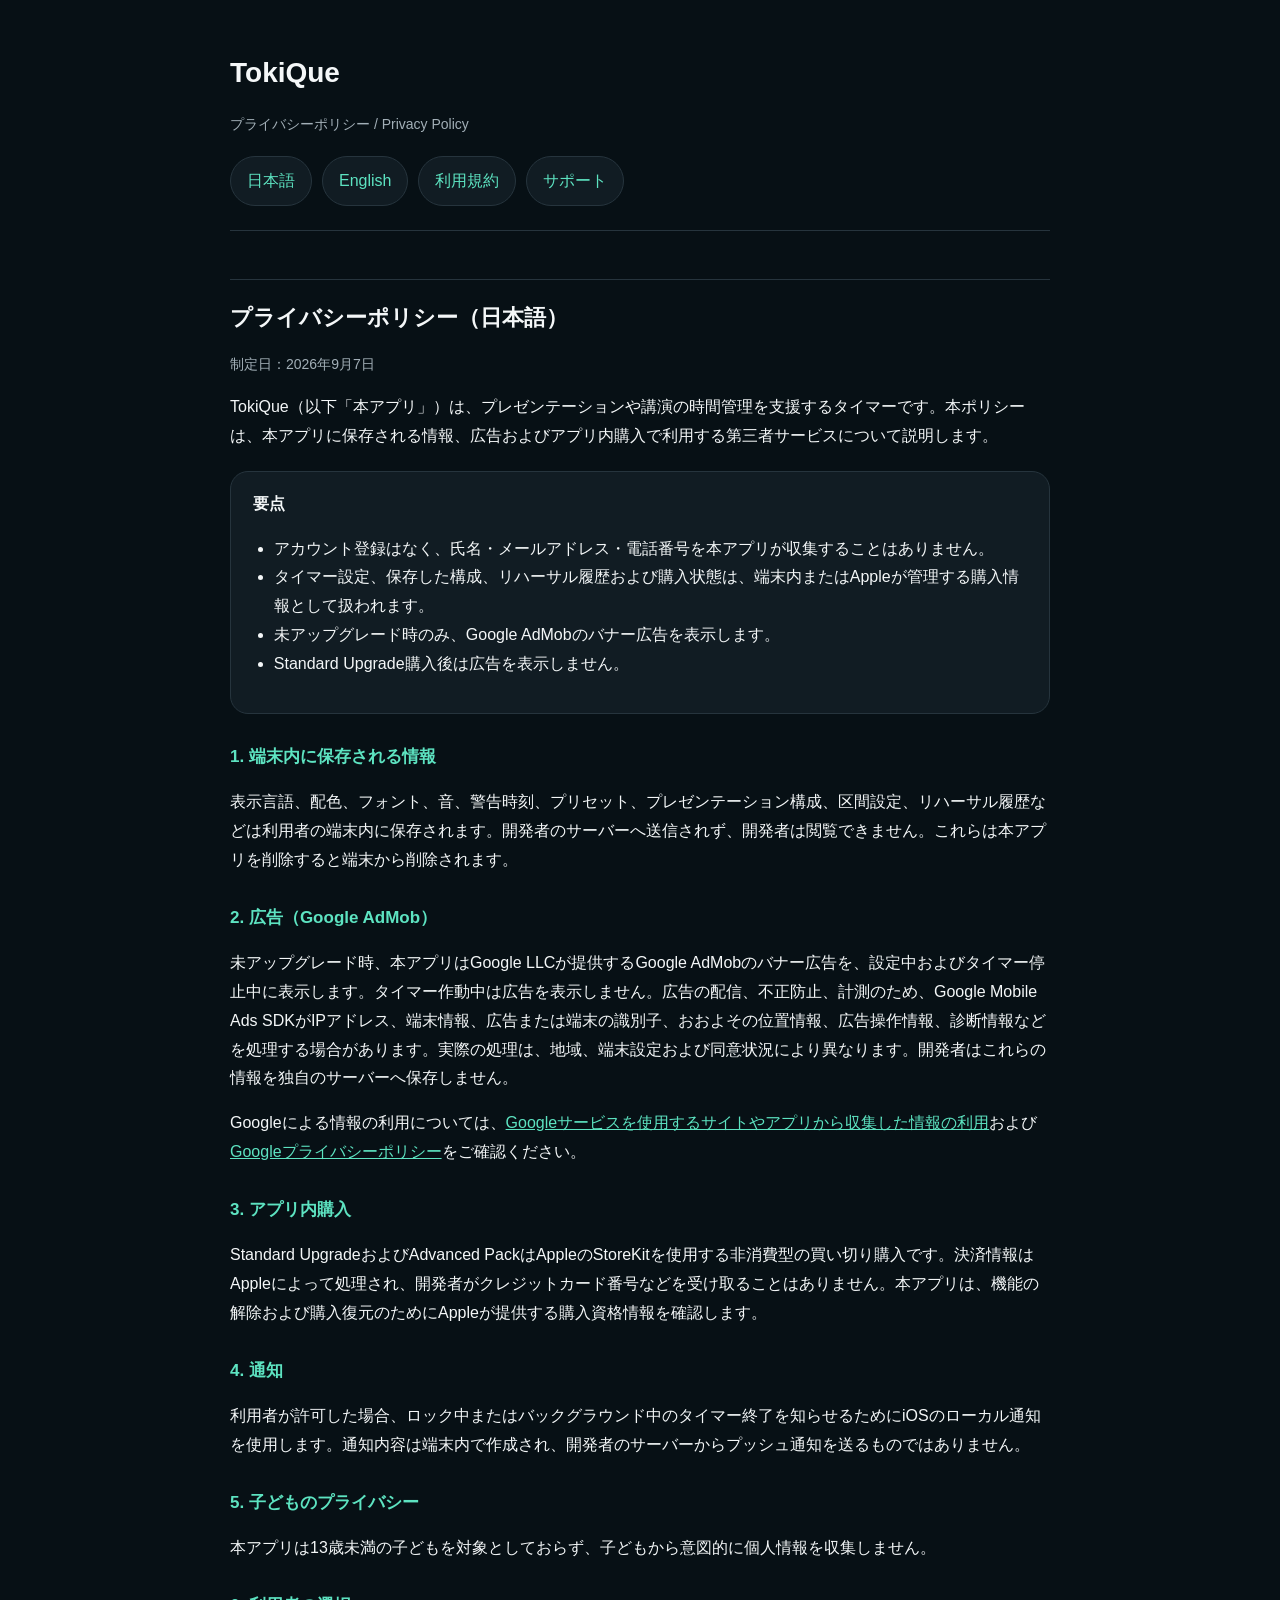
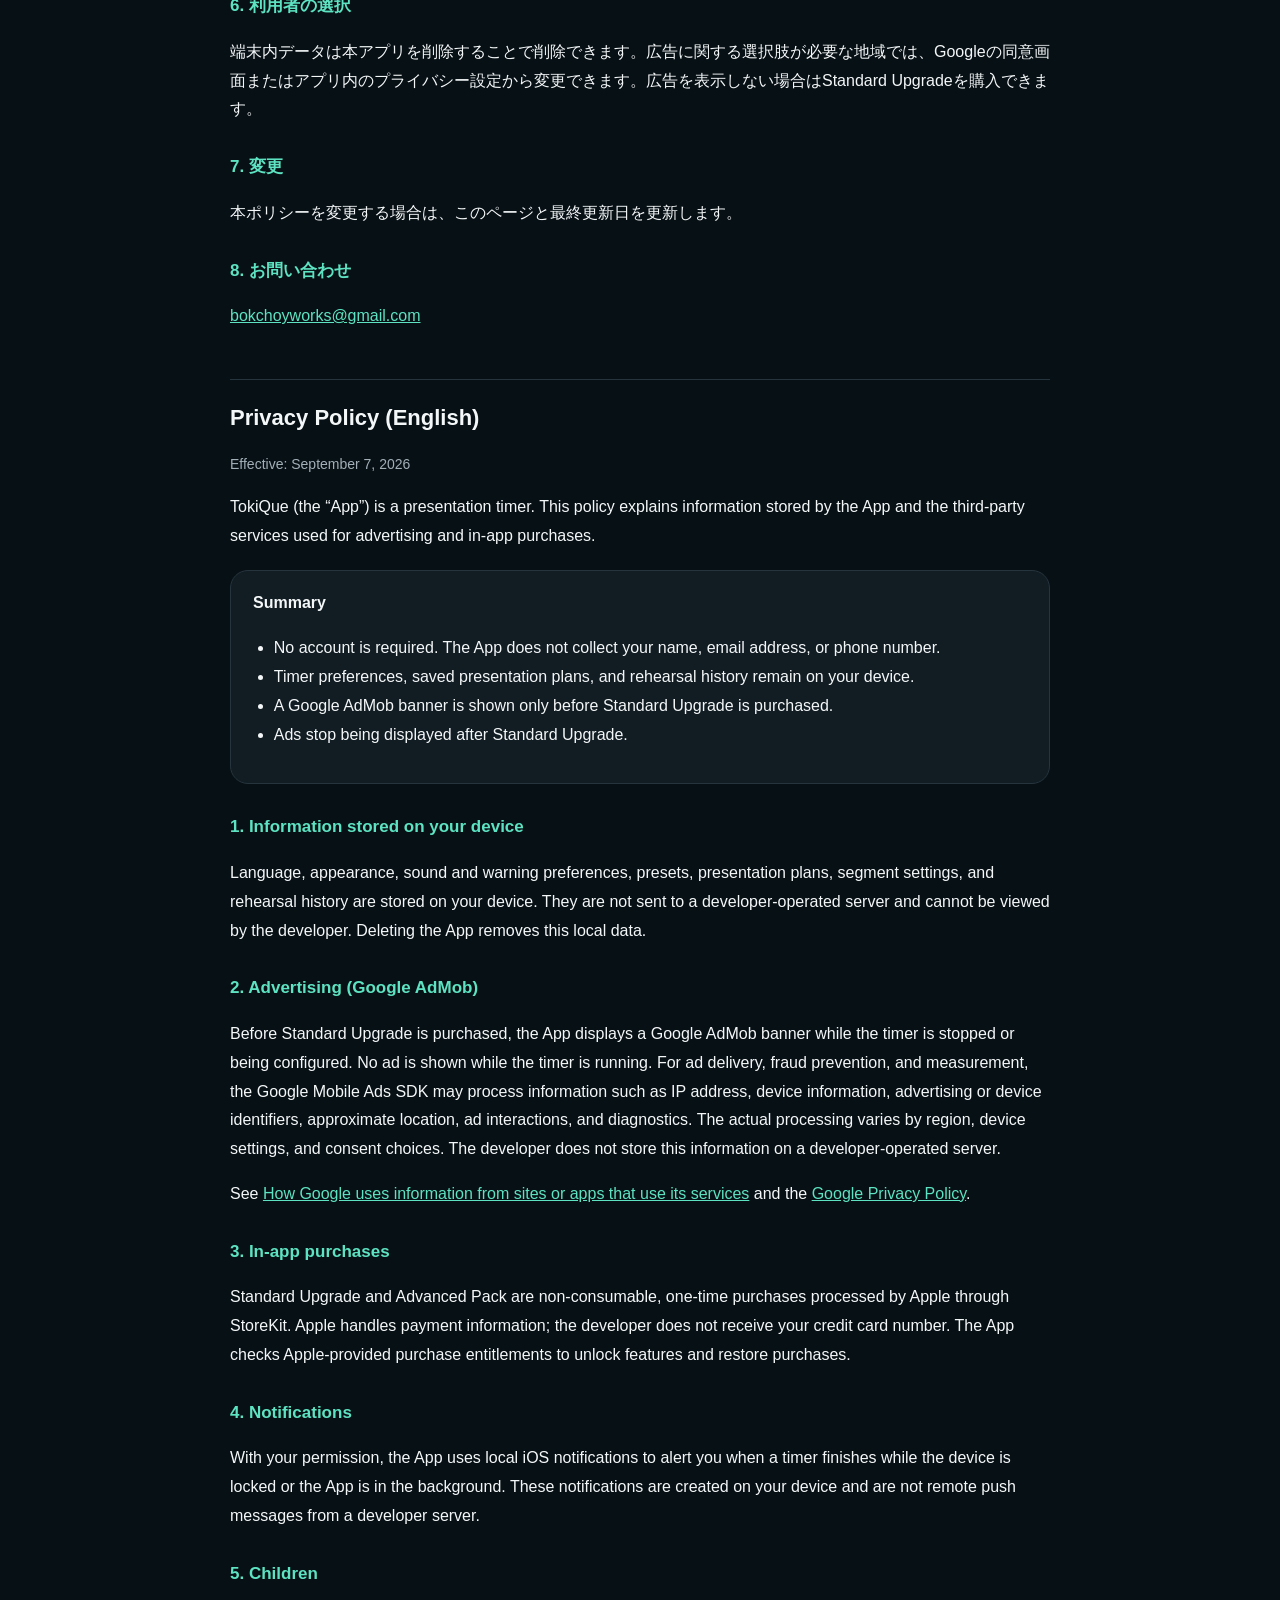
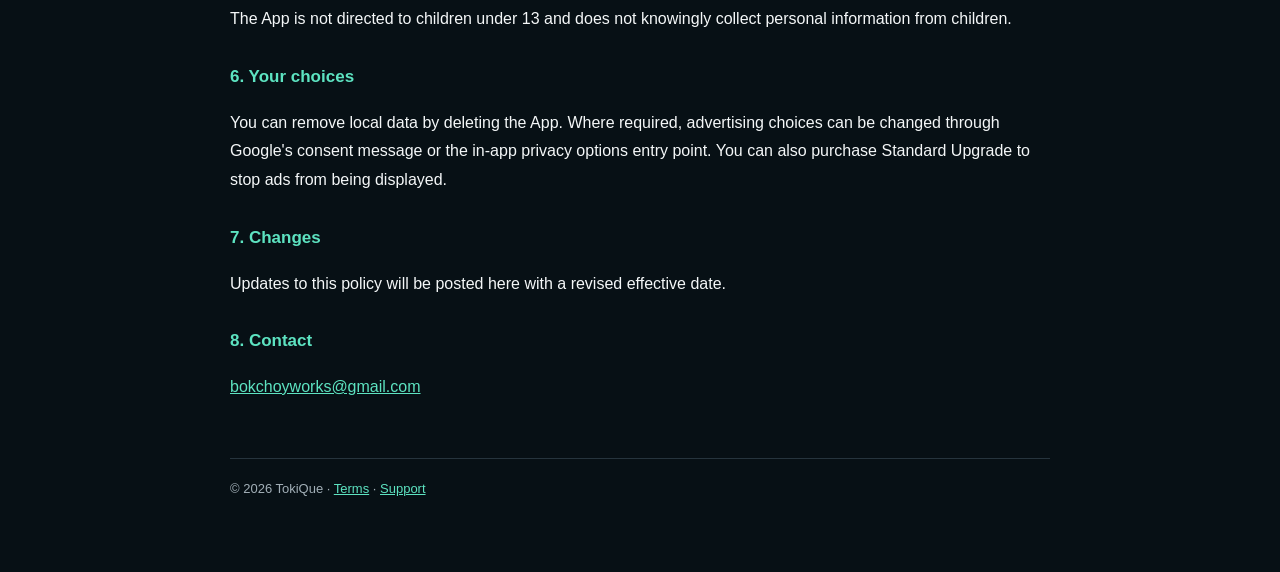
<file: index.html>
<!doctype html>
<html lang="ja"><head><meta charset="utf-8"><meta name="viewport" content="width=device-width,initial-scale=1"><title>TokiQue Privacy Policy</title><link rel="stylesheet" href="style.css"></head>
<body><main class="wrap">
<header><h1>TokiQue</h1><p class="muted">プライバシーポリシー / Privacy Policy</p><div class="links"><a class="button" href="#ja">日本語</a><a class="button" href="#en">English</a><a class="button" href="terms.html">利用規約</a><a class="button" href="support.html">サポート</a></div></header>

<section id="ja"><h2>プライバシーポリシー（日本語）</h2><p class="date">制定日：2026年9月7日</p>
<p>TokiQue（以下「本アプリ」）は、プレゼンテーションや講演の時間管理を支援するタイマーです。本ポリシーは、本アプリに保存される情報、広告およびアプリ内購入で利用する第三者サービスについて説明します。</p>
<div class="card"><strong>要点</strong><ul><li>アカウント登録はなく、氏名・メールアドレス・電話番号を本アプリが収集することはありません。</li><li>タイマー設定、保存した構成、リハーサル履歴および購入状態は、端末内またはAppleが管理する購入情報として扱われます。</li><li>未アップグレード時のみ、Google AdMobのバナー広告を表示します。</li><li>Standard Upgrade購入後は広告を表示しません。</li></ul></div>
<h3>1. 端末内に保存される情報</h3><p>表示言語、配色、フォント、音、警告時刻、プリセット、プレゼンテーション構成、区間設定、リハーサル履歴などは利用者の端末内に保存されます。開発者のサーバーへ送信されず、開発者は閲覧できません。これらは本アプリを削除すると端末から削除されます。</p>
<h3>2. 広告（Google AdMob）</h3><p>未アップグレード時、本アプリはGoogle LLCが提供するGoogle AdMobのバナー広告を、設定中およびタイマー停止中に表示します。タイマー作動中は広告を表示しません。広告の配信、不正防止、計測のため、Google Mobile Ads SDKがIPアドレス、端末情報、広告または端末の識別子、おおよその位置情報、広告操作情報、診断情報などを処理する場合があります。実際の処理は、地域、端末設定および同意状況により異なります。開発者はこれらの情報を独自のサーバーへ保存しません。</p><p>Googleによる情報の利用については、<a href="https://policies.google.com/technologies/partner-sites">Googleサービスを使用するサイトやアプリから収集した情報の利用</a>および<a href="https://policies.google.com/privacy">Googleプライバシーポリシー</a>をご確認ください。</p>
<h3>3. アプリ内購入</h3><p>Standard UpgradeおよびAdvanced PackはAppleのStoreKitを使用する非消費型の買い切り購入です。決済情報はAppleによって処理され、開発者がクレジットカード番号などを受け取ることはありません。本アプリは、機能の解除および購入復元のためにAppleが提供する購入資格情報を確認します。</p>
<h3>4. 通知</h3><p>利用者が許可した場合、ロック中またはバックグラウンド中のタイマー終了を知らせるためにiOSのローカル通知を使用します。通知内容は端末内で作成され、開発者のサーバーからプッシュ通知を送るものではありません。</p>
<h3>5. 子どものプライバシー</h3><p>本アプリは13歳未満の子どもを対象としておらず、子どもから意図的に個人情報を収集しません。</p>
<h3>6. 利用者の選択</h3><p>端末内データは本アプリを削除することで削除できます。広告に関する選択肢が必要な地域では、Googleの同意画面またはアプリ内のプライバシー設定から変更できます。広告を表示しない場合はStandard Upgradeを購入できます。</p>
<h3>7. 変更</h3><p>本ポリシーを変更する場合は、このページと最終更新日を更新します。</p>
<h3>8. お問い合わせ</h3><p><a href="mailto:bokchoyworks@gmail.com">bokchoyworks@gmail.com</a></p></section>

<section id="en"><h2>Privacy Policy (English)</h2><p class="date">Effective: September 7, 2026</p>
<p>TokiQue (the “App”) is a presentation timer. This policy explains information stored by the App and the third-party services used for advertising and in-app purchases.</p>
<div class="card"><strong>Summary</strong><ul><li>No account is required. The App does not collect your name, email address, or phone number.</li><li>Timer preferences, saved presentation plans, and rehearsal history remain on your device.</li><li>A Google AdMob banner is shown only before Standard Upgrade is purchased.</li><li>Ads stop being displayed after Standard Upgrade.</li></ul></div>
<h3>1. Information stored on your device</h3><p>Language, appearance, sound and warning preferences, presets, presentation plans, segment settings, and rehearsal history are stored on your device. They are not sent to a developer-operated server and cannot be viewed by the developer. Deleting the App removes this local data.</p>
<h3>2. Advertising (Google AdMob)</h3><p>Before Standard Upgrade is purchased, the App displays a Google AdMob banner while the timer is stopped or being configured. No ad is shown while the timer is running. For ad delivery, fraud prevention, and measurement, the Google Mobile Ads SDK may process information such as IP address, device information, advertising or device identifiers, approximate location, ad interactions, and diagnostics. The actual processing varies by region, device settings, and consent choices. The developer does not store this information on a developer-operated server.</p><p>See <a href="https://policies.google.com/technologies/partner-sites">How Google uses information from sites or apps that use its services</a> and the <a href="https://policies.google.com/privacy">Google Privacy Policy</a>.</p>
<h3>3. In-app purchases</h3><p>Standard Upgrade and Advanced Pack are non-consumable, one-time purchases processed by Apple through StoreKit. Apple handles payment information; the developer does not receive your credit card number. The App checks Apple-provided purchase entitlements to unlock features and restore purchases.</p>
<h3>4. Notifications</h3><p>With your permission, the App uses local iOS notifications to alert you when a timer finishes while the device is locked or the App is in the background. These notifications are created on your device and are not remote push messages from a developer server.</p>
<h3>5. Children</h3><p>The App is not directed to children under 13 and does not knowingly collect personal information from children.</p>
<h3>6. Your choices</h3><p>You can remove local data by deleting the App. Where required, advertising choices can be changed through Google's consent message or the in-app privacy options entry point. You can also purchase Standard Upgrade to stop ads from being displayed.</p>
<h3>7. Changes</h3><p>Updates to this policy will be posted here with a revised effective date.</p>
<h3>8. Contact</h3><p><a href="mailto:bokchoyworks@gmail.com">bokchoyworks@gmail.com</a></p></section>
<footer>© 2026 TokiQue · <a href="terms.html">Terms</a> · <a href="support.html">Support</a></footer>
</main></body></html>
</file>
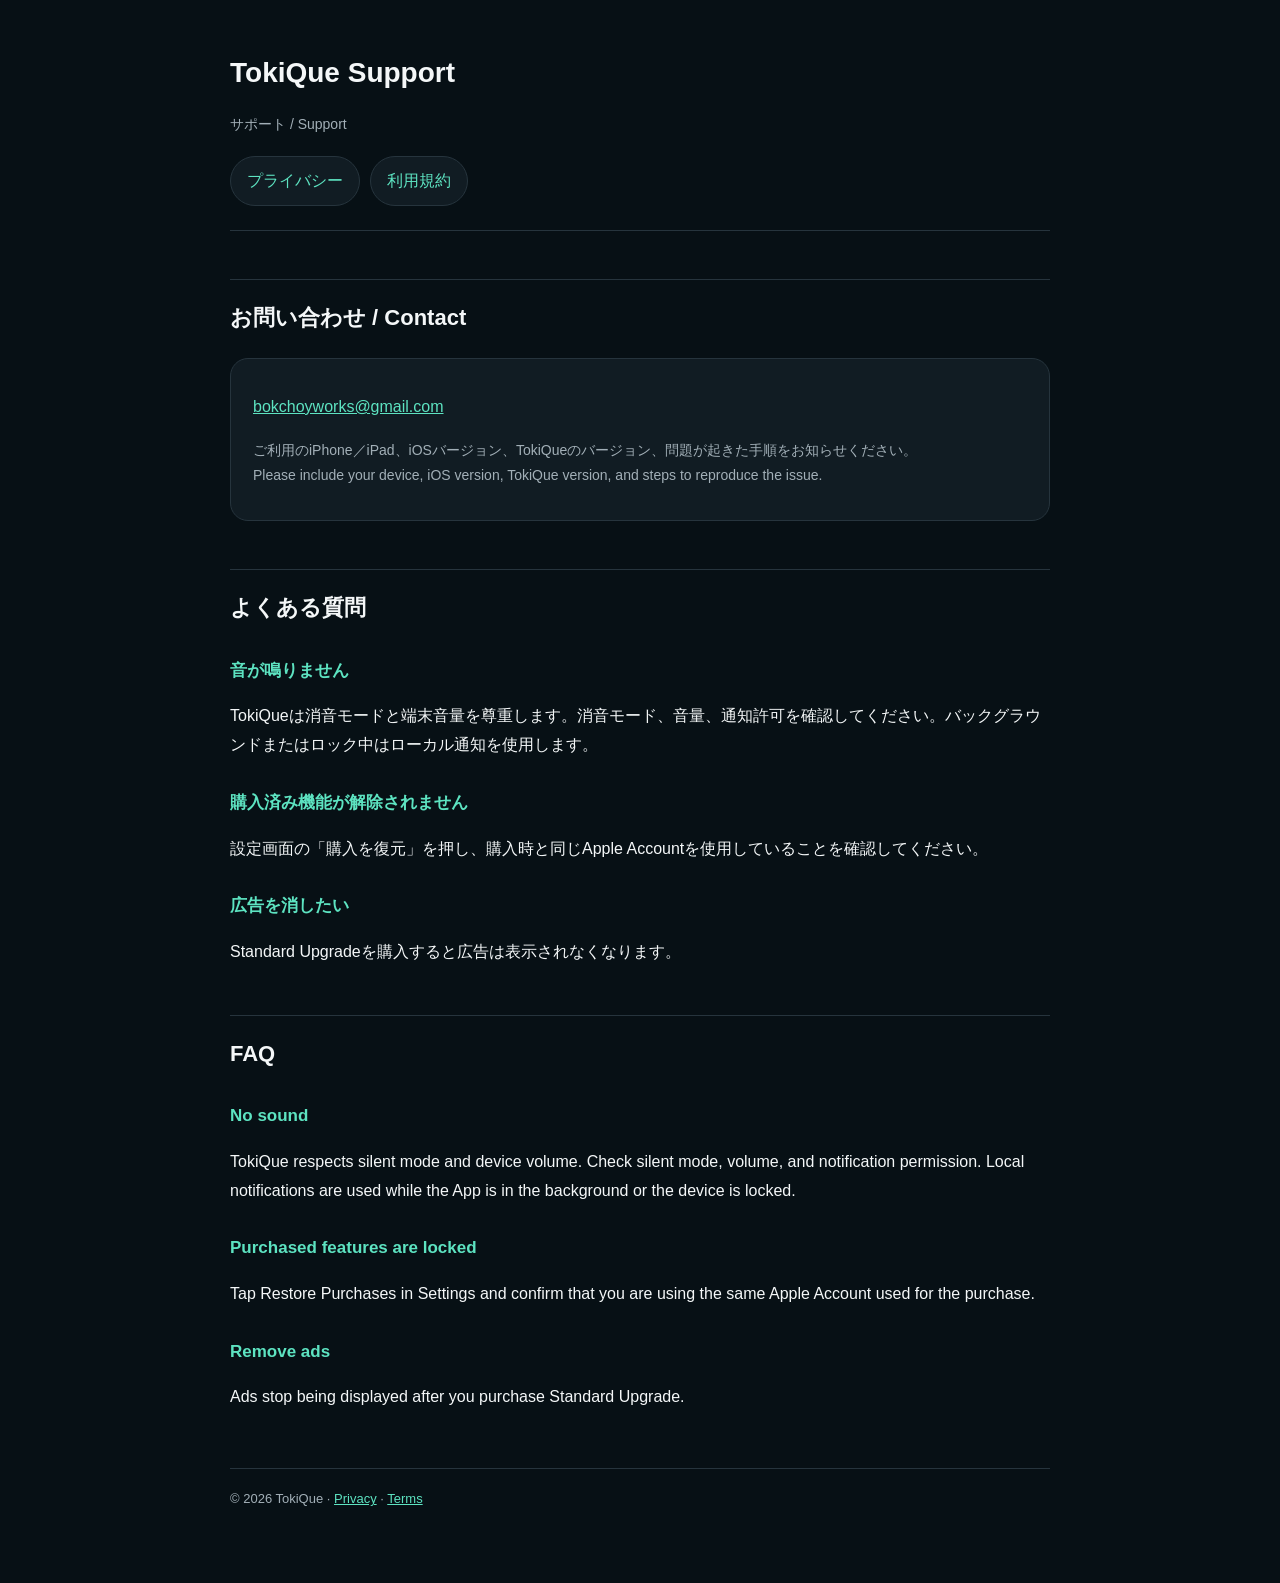
<file: support.html>
<!doctype html><html lang="ja"><head><meta charset="utf-8"><meta name="viewport" content="width=device-width,initial-scale=1"><title>TokiQue Support</title><link rel="stylesheet" href="style.css"></head><body><main class="wrap">
<header><h1>TokiQue Support</h1><p class="muted">サポート / Support</p><div class="links"><a class="button" href="index.html">プライバシー</a><a class="button" href="terms.html">利用規約</a></div></header>
<section><h2>お問い合わせ / Contact</h2><div class="card"><p><a href="mailto:bokchoyworks@gmail.com">bokchoyworks@gmail.com</a></p><p class="muted">ご利用のiPhone／iPad、iOSバージョン、TokiQueのバージョン、問題が起きた手順をお知らせください。<br>Please include your device, iOS version, TokiQue version, and steps to reproduce the issue.</p></div>
<h2>よくある質問</h2><h3>音が鳴りません</h3><p>TokiQueは消音モードと端末音量を尊重します。消音モード、音量、通知許可を確認してください。バックグラウンドまたはロック中はローカル通知を使用します。</p>
<h3>購入済み機能が解除されません</h3><p>設定画面の「購入を復元」を押し、購入時と同じApple Accountを使用していることを確認してください。</p>
<h3>広告を消したい</h3><p>Standard Upgradeを購入すると広告は表示されなくなります。</p>
<h2>FAQ</h2><h3>No sound</h3><p>TokiQue respects silent mode and device volume. Check silent mode, volume, and notification permission. Local notifications are used while the App is in the background or the device is locked.</p>
<h3>Purchased features are locked</h3><p>Tap Restore Purchases in Settings and confirm that you are using the same Apple Account used for the purchase.</p>
<h3>Remove ads</h3><p>Ads stop being displayed after you purchase Standard Upgrade.</p></section>
<footer>© 2026 TokiQue · <a href="index.html">Privacy</a> · <a href="terms.html">Terms</a></footer></main></body></html>
</file>
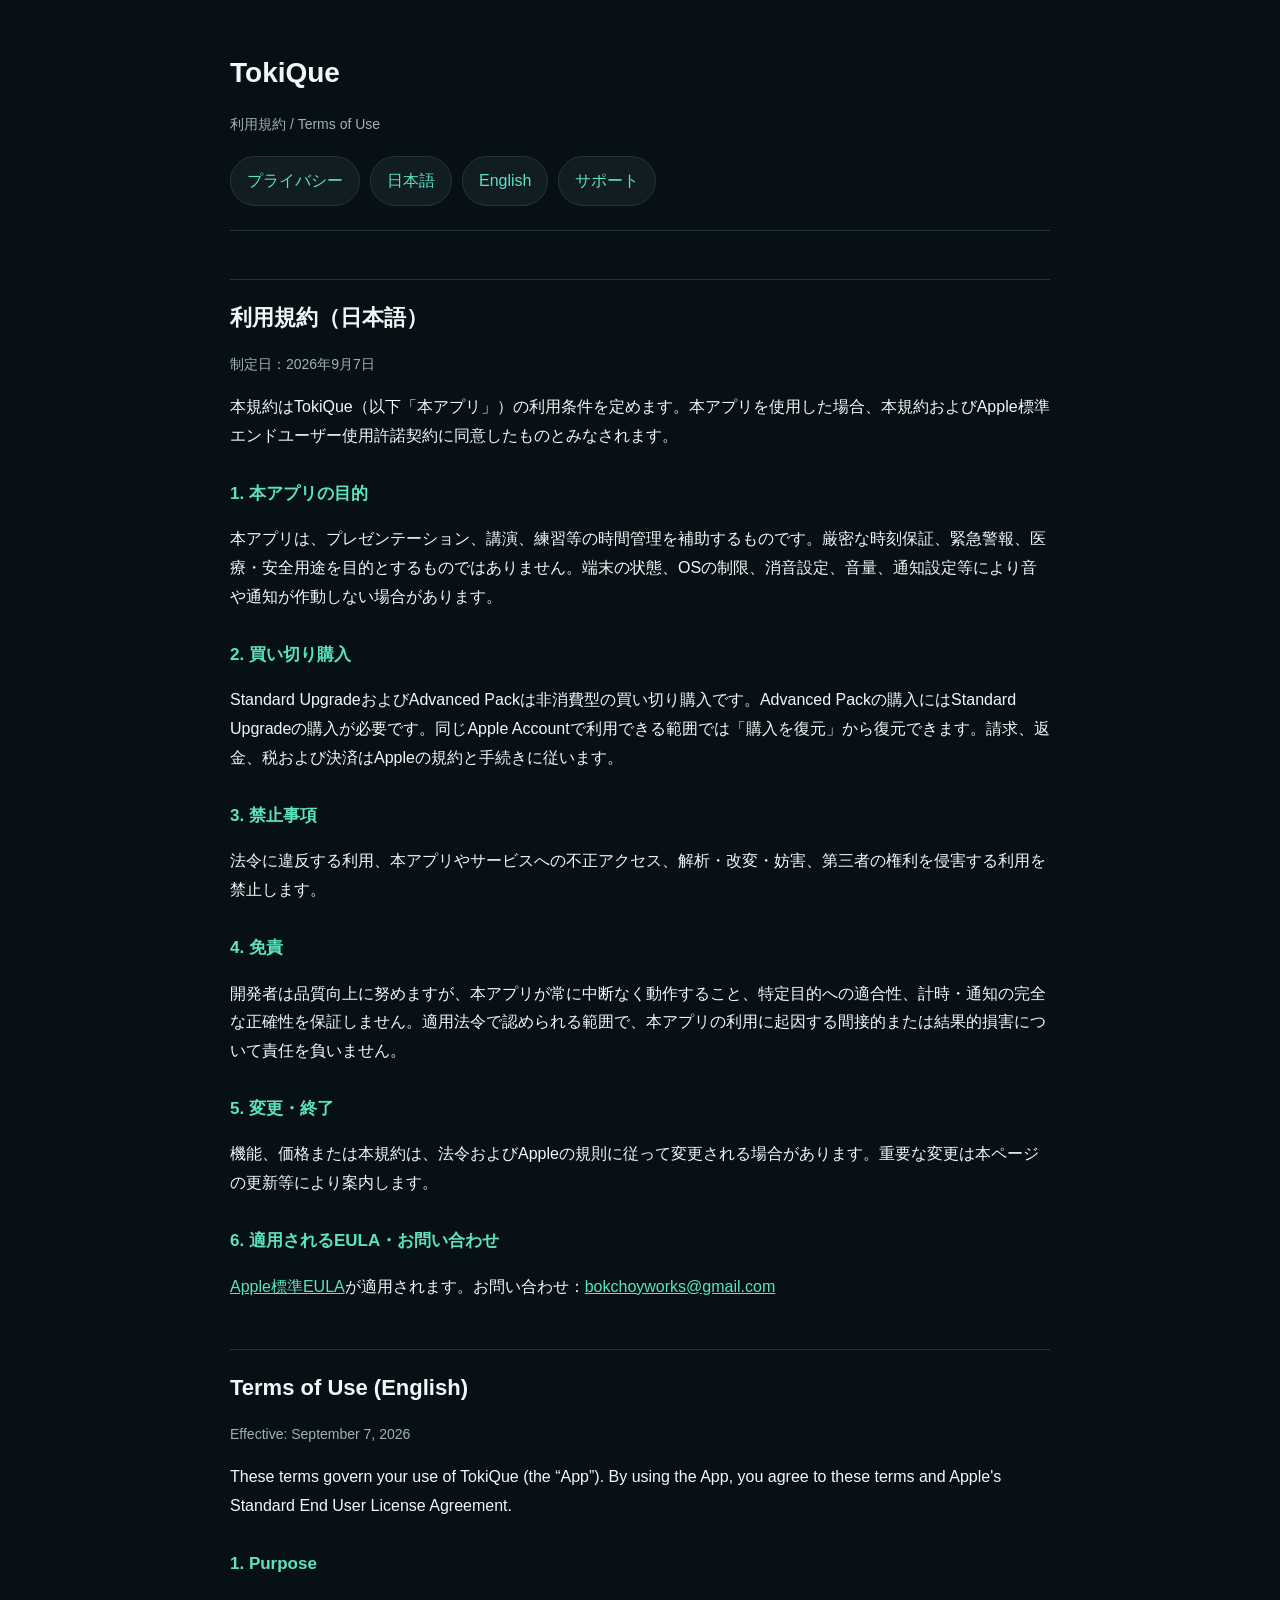
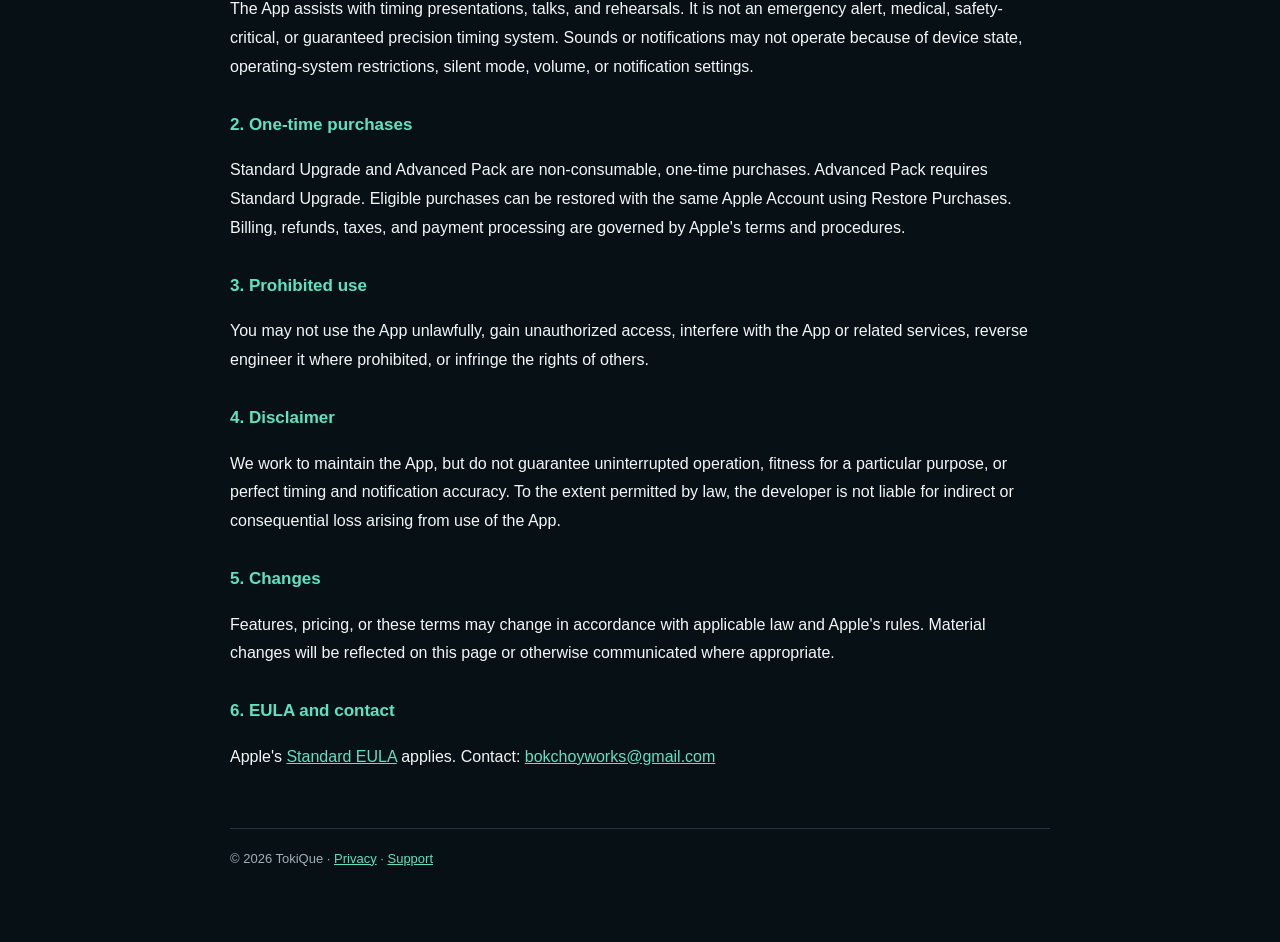
<file: terms.html>
<!doctype html><html lang="ja"><head><meta charset="utf-8"><meta name="viewport" content="width=device-width,initial-scale=1"><title>TokiQue Terms of Use</title><link rel="stylesheet" href="style.css"></head><body><main class="wrap">
<header><h1>TokiQue</h1><p class="muted">利用規約 / Terms of Use</p><div class="links"><a class="button" href="index.html">プライバシー</a><a class="button" href="#ja">日本語</a><a class="button" href="#en">English</a><a class="button" href="support.html">サポート</a></div></header>
<section id="ja"><h2>利用規約（日本語）</h2><p class="date">制定日：2026年9月7日</p><p>本規約はTokiQue（以下「本アプリ」）の利用条件を定めます。本アプリを使用した場合、本規約およびApple標準エンドユーザー使用許諾契約に同意したものとみなされます。</p>
<h3>1. 本アプリの目的</h3><p>本アプリは、プレゼンテーション、講演、練習等の時間管理を補助するものです。厳密な時刻保証、緊急警報、医療・安全用途を目的とするものではありません。端末の状態、OSの制限、消音設定、音量、通知設定等により音や通知が作動しない場合があります。</p>
<h3>2. 買い切り購入</h3><p>Standard UpgradeおよびAdvanced Packは非消費型の買い切り購入です。Advanced Packの購入にはStandard Upgradeの購入が必要です。同じApple Accountで利用できる範囲では「購入を復元」から復元できます。請求、返金、税および決済はAppleの規約と手続きに従います。</p>
<h3>3. 禁止事項</h3><p>法令に違反する利用、本アプリやサービスへの不正アクセス、解析・改変・妨害、第三者の権利を侵害する利用を禁止します。</p>
<h3>4. 免責</h3><p>開発者は品質向上に努めますが、本アプリが常に中断なく動作すること、特定目的への適合性、計時・通知の完全な正確性を保証しません。適用法令で認められる範囲で、本アプリの利用に起因する間接的または結果的損害について責任を負いません。</p>
<h3>5. 変更・終了</h3><p>機能、価格または本規約は、法令およびAppleの規則に従って変更される場合があります。重要な変更は本ページの更新等により案内します。</p>
<h3>6. 適用されるEULA・お問い合わせ</h3><p><a href="https://www.apple.com/legal/internet-services/itunes/dev/stdeula/">Apple標準EULA</a>が適用されます。お問い合わせ：<a href="mailto:bokchoyworks@gmail.com">bokchoyworks@gmail.com</a></p></section>
<section id="en"><h2>Terms of Use (English)</h2><p class="date">Effective: September 7, 2026</p><p>These terms govern your use of TokiQue (the “App”). By using the App, you agree to these terms and Apple's Standard End User License Agreement.</p>
<h3>1. Purpose</h3><p>The App assists with timing presentations, talks, and rehearsals. It is not an emergency alert, medical, safety-critical, or guaranteed precision timing system. Sounds or notifications may not operate because of device state, operating-system restrictions, silent mode, volume, or notification settings.</p>
<h3>2. One-time purchases</h3><p>Standard Upgrade and Advanced Pack are non-consumable, one-time purchases. Advanced Pack requires Standard Upgrade. Eligible purchases can be restored with the same Apple Account using Restore Purchases. Billing, refunds, taxes, and payment processing are governed by Apple's terms and procedures.</p>
<h3>3. Prohibited use</h3><p>You may not use the App unlawfully, gain unauthorized access, interfere with the App or related services, reverse engineer it where prohibited, or infringe the rights of others.</p>
<h3>4. Disclaimer</h3><p>We work to maintain the App, but do not guarantee uninterrupted operation, fitness for a particular purpose, or perfect timing and notification accuracy. To the extent permitted by law, the developer is not liable for indirect or consequential loss arising from use of the App.</p>
<h3>5. Changes</h3><p>Features, pricing, or these terms may change in accordance with applicable law and Apple's rules. Material changes will be reflected on this page or otherwise communicated where appropriate.</p>
<h3>6. EULA and contact</h3><p>Apple's <a href="https://www.apple.com/legal/internet-services/itunes/dev/stdeula/">Standard EULA</a> applies. Contact: <a href="mailto:bokchoyworks@gmail.com">bokchoyworks@gmail.com</a></p></section>
<footer>© 2026 TokiQue · <a href="index.html">Privacy</a> · <a href="support.html">Support</a></footer></main></body></html>
</file>
<file: style.css>
:root{--bg:#071015;--card:#111c23;--line:#26343d;--text:#f4f7f8;--muted:#a2afb7;--mint:#5de3c1}
*{box-sizing:border-box}html{scroll-behavior:smooth}body{margin:0;background:var(--bg);color:var(--text);font-family:-apple-system,BlinkMacSystemFont,"Hiragino Sans","Noto Sans JP","Segoe UI",sans-serif;line-height:1.8;padding:0 20px 72px}.wrap{max-width:820px;margin:auto}header{padding:48px 0 24px;border-bottom:1px solid var(--line)}h1{font-size:28px;margin:0 0 4px}h2{font-size:22px;margin:48px 0 12px;padding-top:18px;border-top:1px solid var(--line)}h3{font-size:17px;margin:28px 0 6px;color:var(--mint)}p,li{color:var(--text)}.muted,.date{color:var(--muted);font-size:14px}.card{background:var(--card);border:1px solid var(--line);border-radius:18px;padding:18px 22px;margin:20px 0}.links{display:flex;flex-wrap:wrap;gap:10px;margin-top:18px}.button{display:inline-block;padding:10px 16px;border-radius:999px;background:var(--card);border:1px solid var(--line);color:var(--mint);text-decoration:none}a{color:var(--mint)}footer{margin-top:56px;padding-top:18px;border-top:1px solid var(--line);color:var(--muted);font-size:13px}ul{padding-left:1.3em}
</file>
